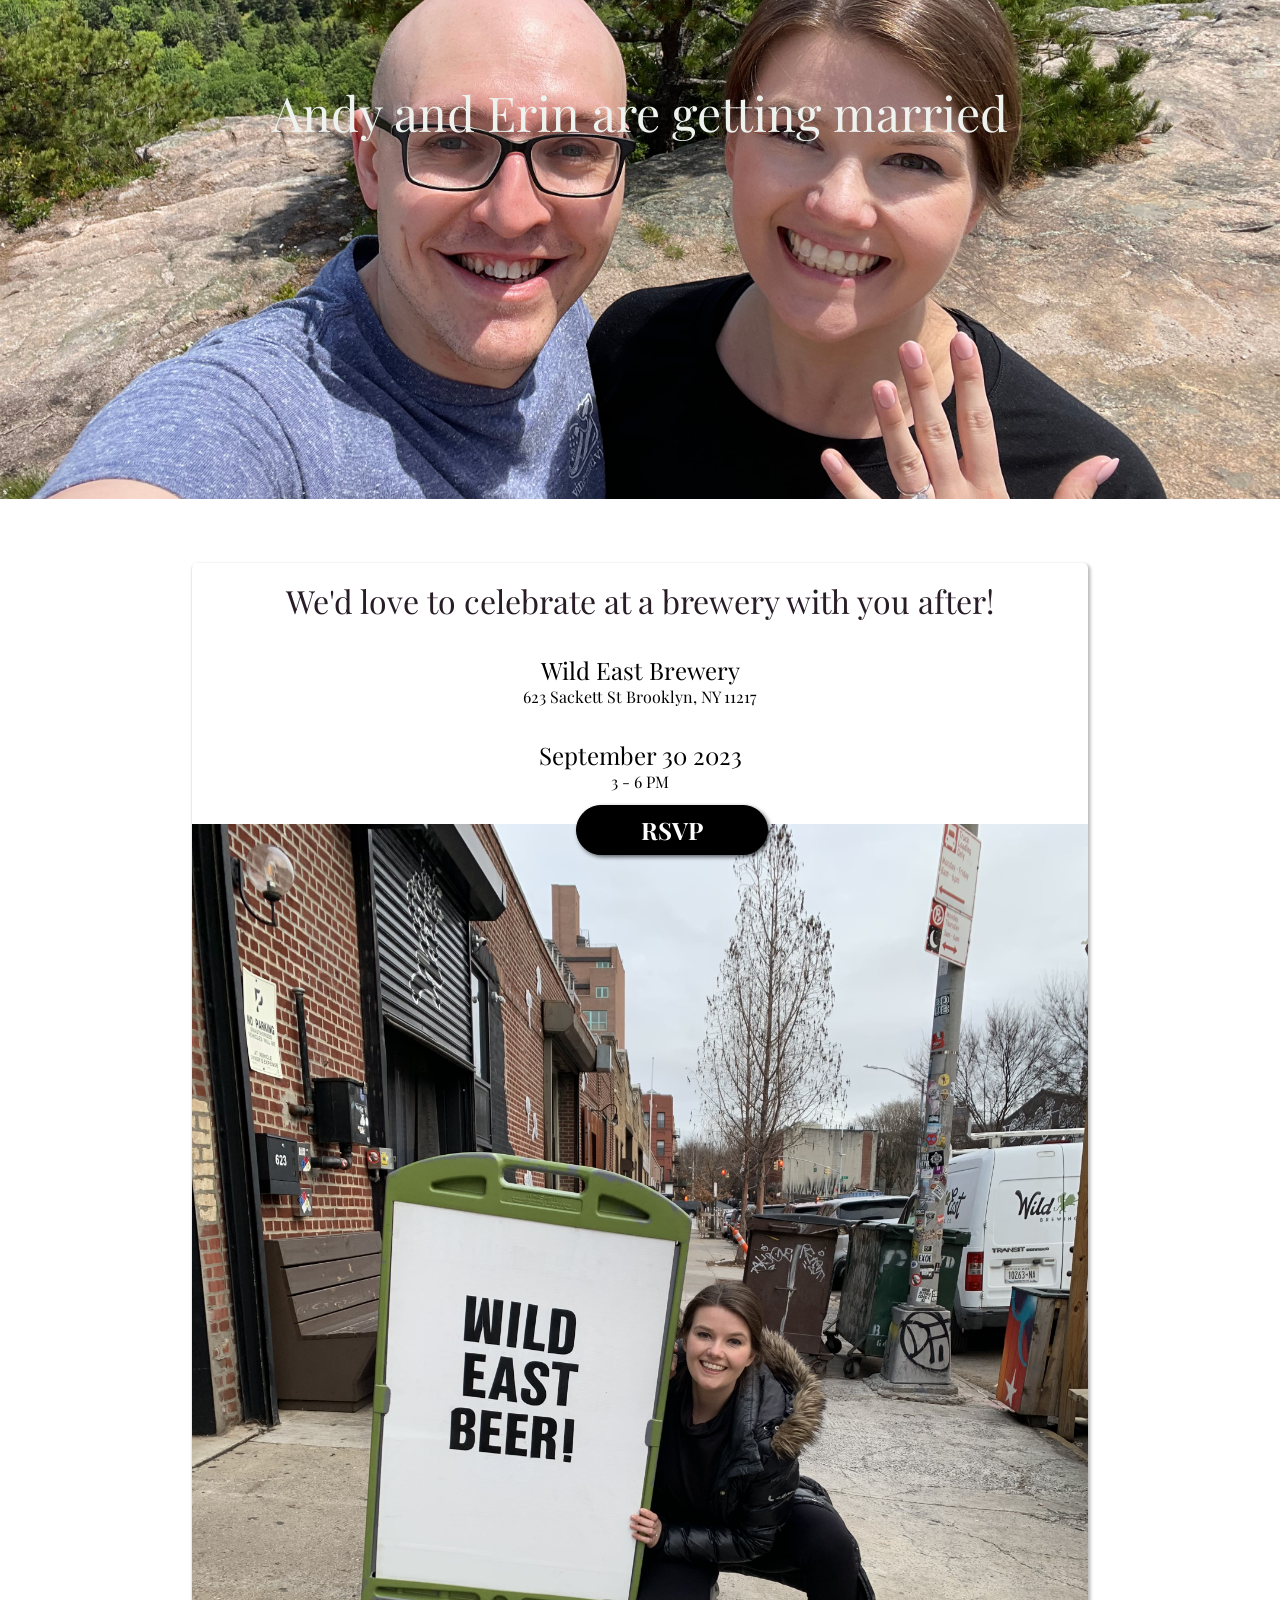
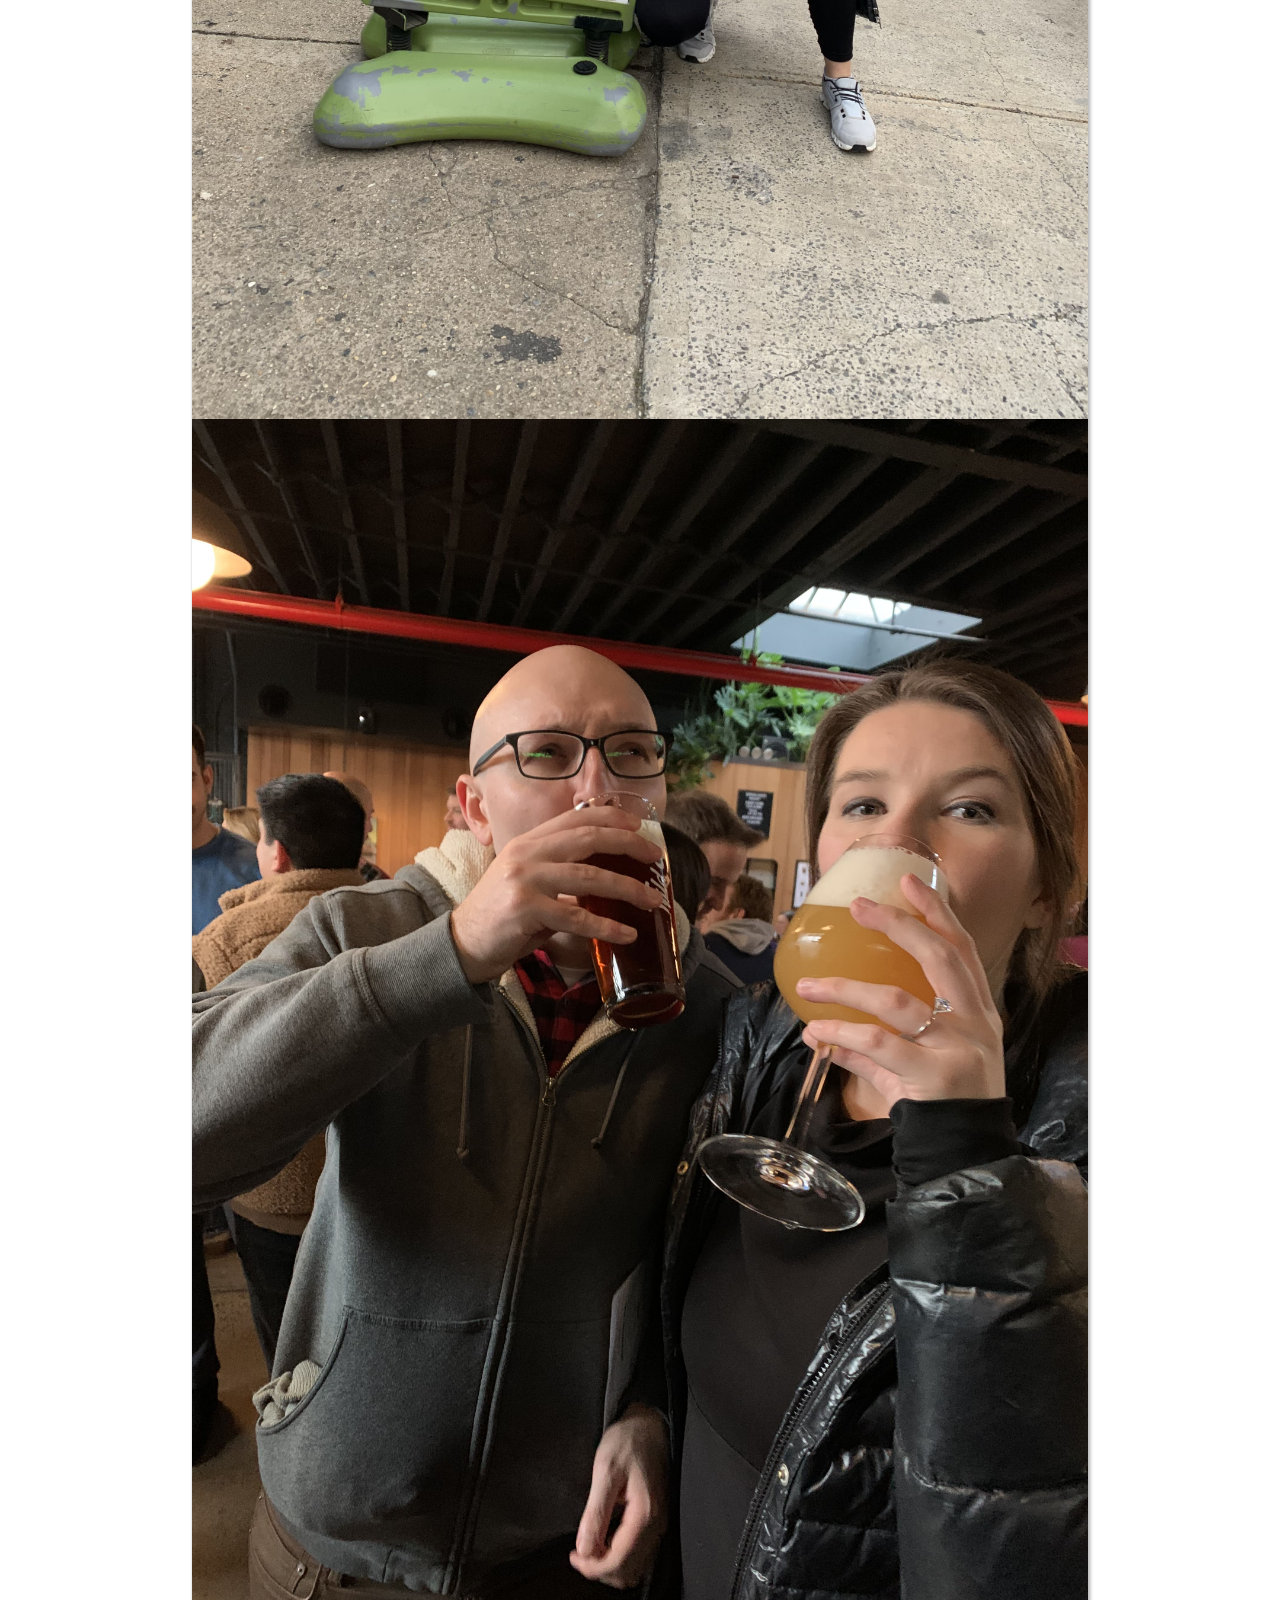
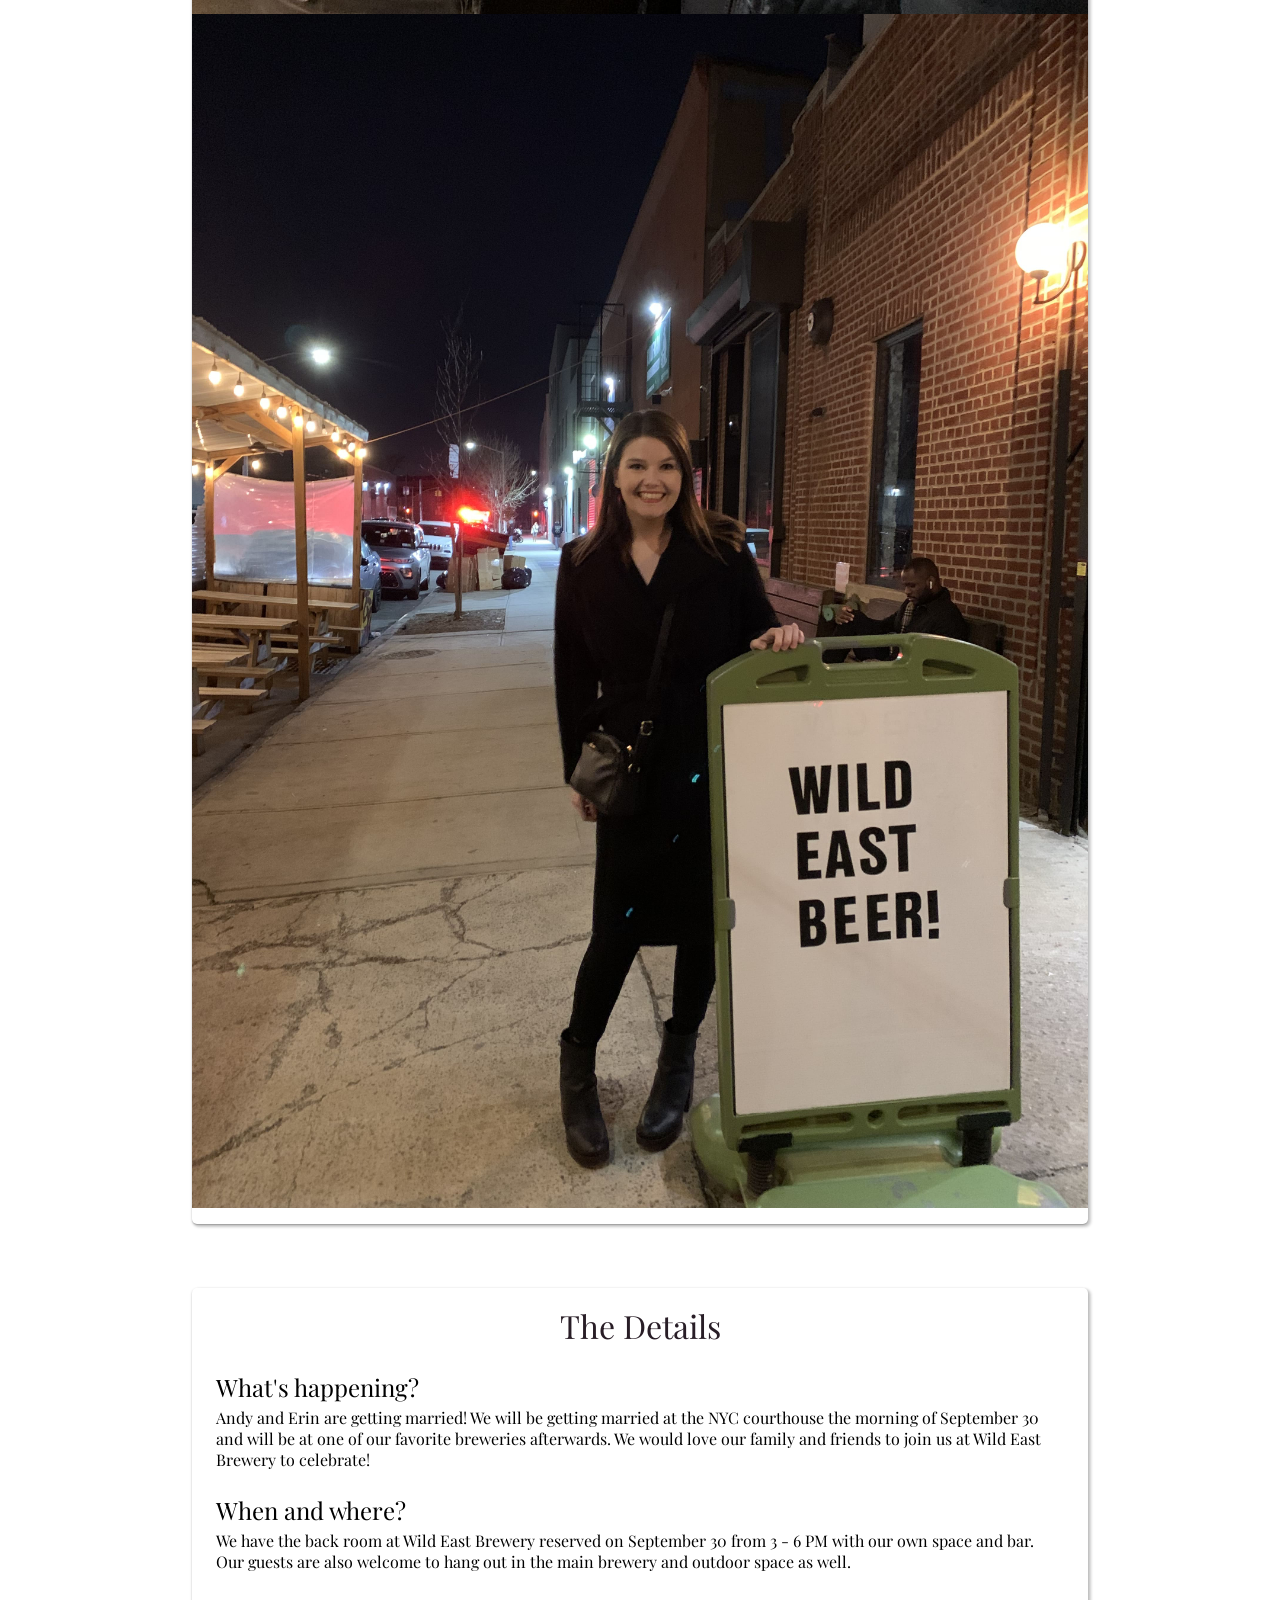
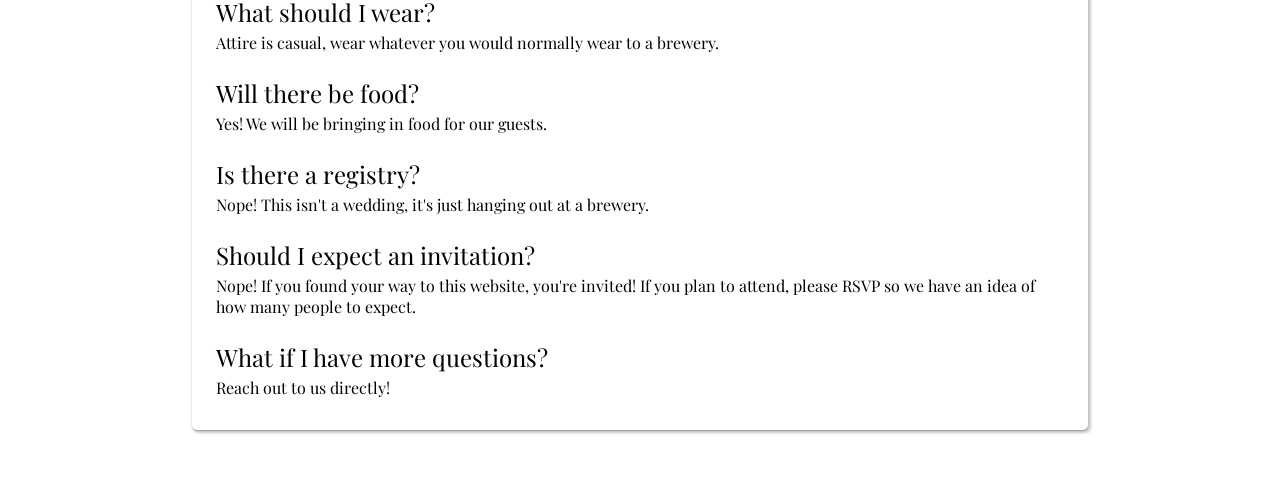
<file: index.html>
<!DOCTYPE html>
<html lang="en">
  <head>
    <meta charset="utf-8" />
    <meta name="viewport" content="width=device-width, initial-scale=1" />
    <title>Andy and Erin's Wedding</title>
    <script src="/index.js" type="text/javascript"></script>
    <link rel="stylesheet" href="globals.css" />
    <link rel="stylesheet" href="page.css" />
    <link rel="stylesheet" href="text.css" />
    <link rel="stylesheet" href="toast.css" />
    <link rel="preconnect" href="https://fonts.googleapis.com" />
    <link rel="preconnect" href="https://fonts.gstatic.com" crossorigin />
    <link
      href="https://fonts.googleapis.com/css2?family=Playfair+Display:wght@400;700&display=swap"
      rel="stylesheet"
    />
  </head>
  <body>
    <main class="main">
      <div class="hero">
        <div class="heroTitle" style="text-align: center">
          Andy and Erin are getting married
        </div>
        <img
          class="heroImage"
          src="assets/hero.jpg"
          alt="A+E engagment Hero Image"
          width="3537"
          height="1443"
        />
      </div>

      <div class="flex">
        <div class="section">
          <div class="h2" style="text-align: center">
            We&apos;d love to celebrate at a brewery with you after!
          </div>
          <div class="detailsList">
            <div class="h3" style="text-align: center; padding-top: 32px">
              Wild East Brewery
            </div>
            <div class="h4" style="text-align: center">
              623 Sackett St Brooklyn, NY 11217
            </div>
            <div class="h3" style="text-align: center; padding-top: 32px">
              September 30 2023
            </div>
            <div class="h4" style="text-align: center">3 - 6 PM</div>
          </div>
          <div class="flexImages">
            <img src="assets/wild_east1.jpg" class="inlineImage" />
            <img src="assets/wild_east2.jpg" class="inlineImage" />
            <img src="assets/wild_east3.jpg" class="inlineImage" />
          </div>
        </div>

        <div class="section" id="faq" style="min-width: 20vw">
          <div class="h2" style="margin-bottom: 16px">The Details</div>
          <div class="h3">What&apos;s happening?</div>
          <div class="question_answer">
            Andy and Erin are getting married! We will be getting married at the
            NYC courthouse the morning of September 30 and will be at one of our
            favorite breweries afterwards. We would love our family and friends
            to join us at Wild East Brewery to celebrate!
          </div>

          <div class="h3">When and where?</div>
          <div class="question_answer">
            We have the back room at Wild East Brewery reserved on September 30
            from 3 - 6 PM with our own space and bar. Our guests are also
            welcome to hang out in the main brewery and outdoor space as well.
          </div>

          <div class="h3">What should I wear?</div>
          <div class="question_answer">
            Attire is casual, wear whatever you would normally wear to a
            brewery.
          </div>

          <div class="h3">Will there be food?</div>
          <div class="question_answer">
            Yes! We will be bringing in food for our guests.
          </div>

          <div class="h3">Is there a registry?</div>
          <div class="question_answer">
            Nope! This isn&apos;t a wedding, it&apos;s just hanging out at a
            brewery.
          </div>

          <div class="h3">Should I expect an invitation?</div>
          <div class="question_answer">
            Nope! If you found your way to this website, you&apos;re invited! If
            you plan to attend, please RSVP so we have an idea of how many
            people to expect.
          </div>

          <div class="h3">What if I have more questions?</div>
          <div class="question_answer">Reach out to us directly!</div>
        </div>
      </div>
    </main>
    <div class="rsvpModal">
      <div class="rsvpModalClose">
        <img src="/assets/close_icon.svg" height="20px" />
      </div>
      <div class="h2">We hope to see you!</div>
      <form
        action="https://6gqqmxziwcgub7wyypt423mzui0ssrow.lambda-url.us-east-1.on.aws/"
        method="PUT"
        class="detailsList"
        id="rsvp"
      >
        <div
          style="
            display: flex;
            flex-direction: row;
            align-items: end;
            justify-content: center;
            padding: 20px 0px;
          "
        >
          <div style="display: flex; flex-direction: row; align-items: end">
            <div>
              <div class="h3 rsvpText">Joyfully accept</div>
              <input
                name="rsvp_status"
                type="radio"
                class="radioButton"
                value="accept"
              />
            </div>
            <div>
              <div class="h3 rsvpText">Regretfully decline</div>
              <input
                name="rsvp_status"
                type="radio"
                class="radioButton"
                value="decline"
              />
            </div>
          </div>
        </div>
        <div class="h3">Guest 1:</div>
        <div class="inputRow">
          <input name="first_name_p1" placeholder="First name" />
          <input name="last_name_p1" placeholder="Last name" />
        </div>
        <div class="h3">Guest 2:</div>
        <div class="inputRow">
          <input name="first_name_p2" placeholder="First name" />
          <input name="last_name_p2" placeholder="Last name" />
        </div>
        <div class="h3">Email and mailing address:</div>
        <div class="inputRow">
          <input name="email" placeholder="Email address" type="email" />
          <input name="address" placeholder="Mailing address" />
        </div>
        <div class="inputRow">
          <input
            type="submit"
            value="Submit"
            class="rsvpModalSubmit"
            type="submit"
          />
        </div>
      </form>
    </div>
    <button class="hoverButton">RSVP</button>
    <div class="toast" id="toast">
      <div class="toast-body"></div>
    </div>
  </body>
</html>
</file>
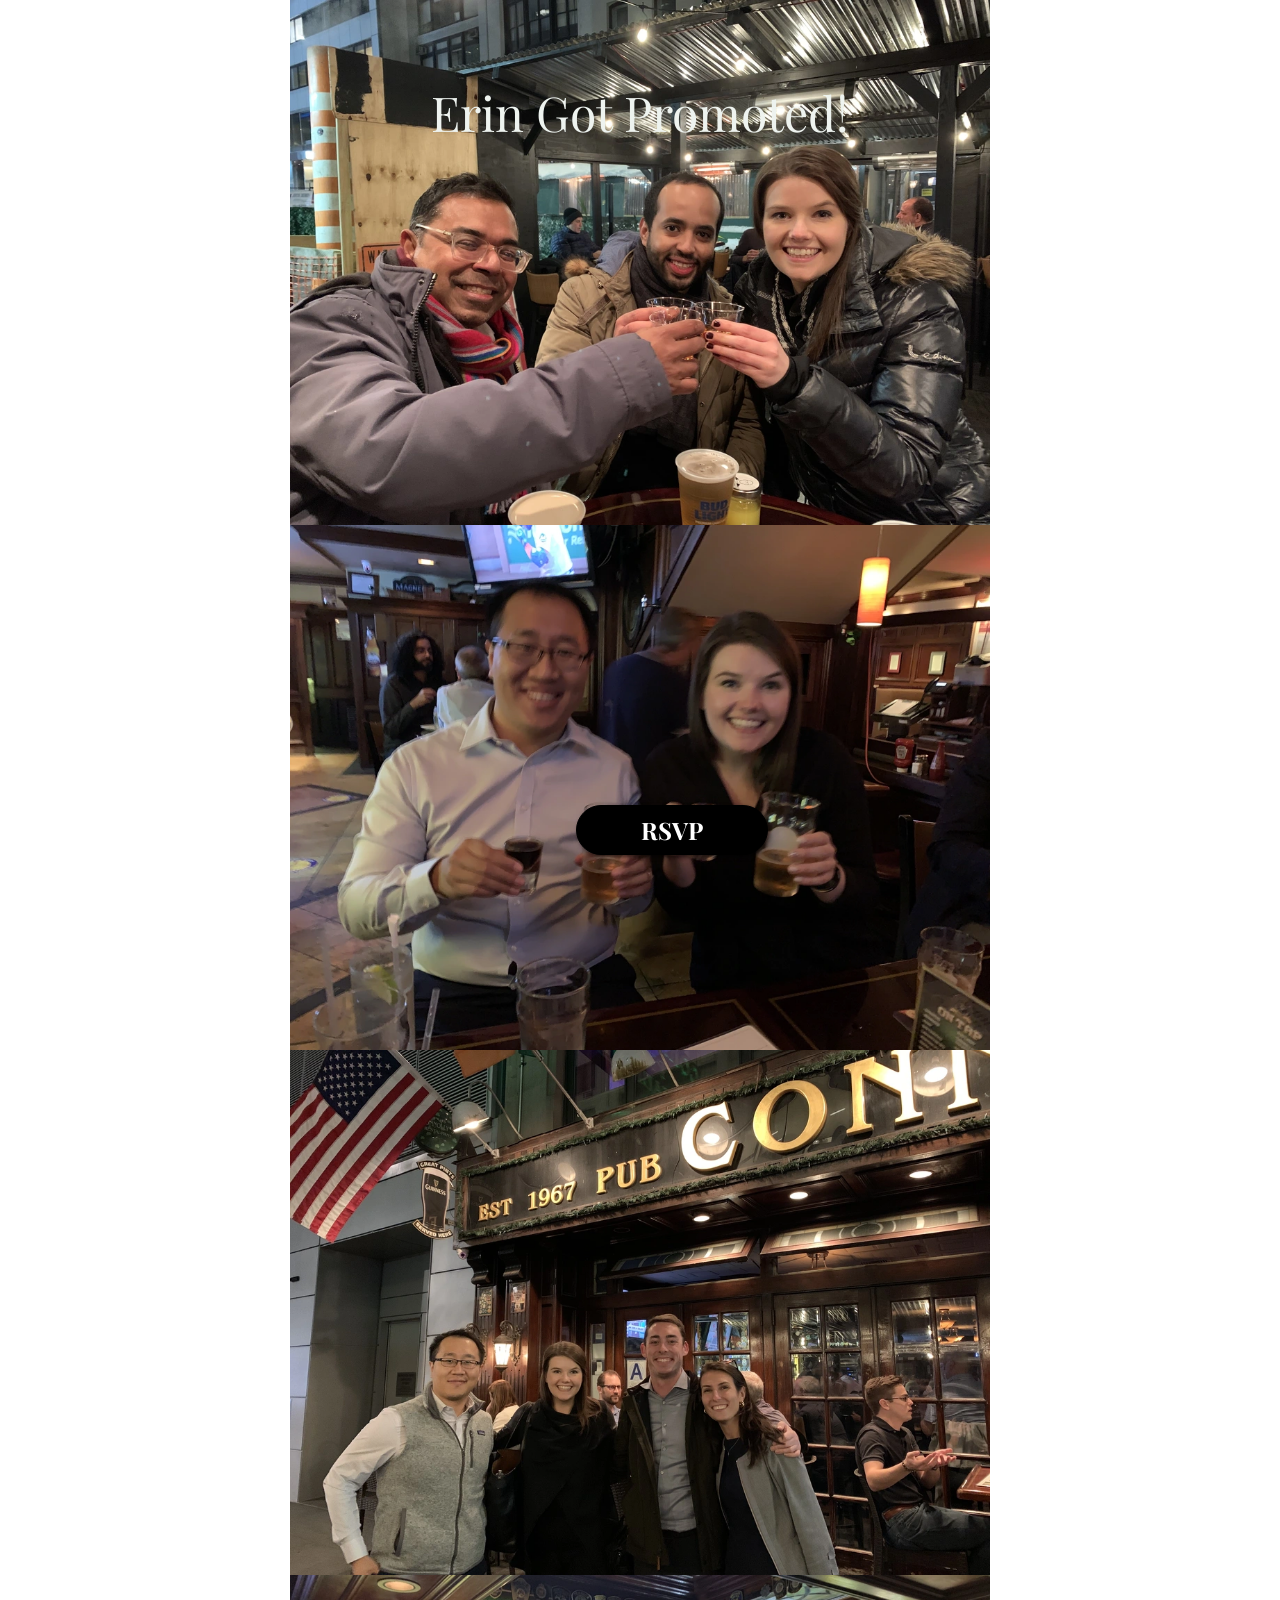
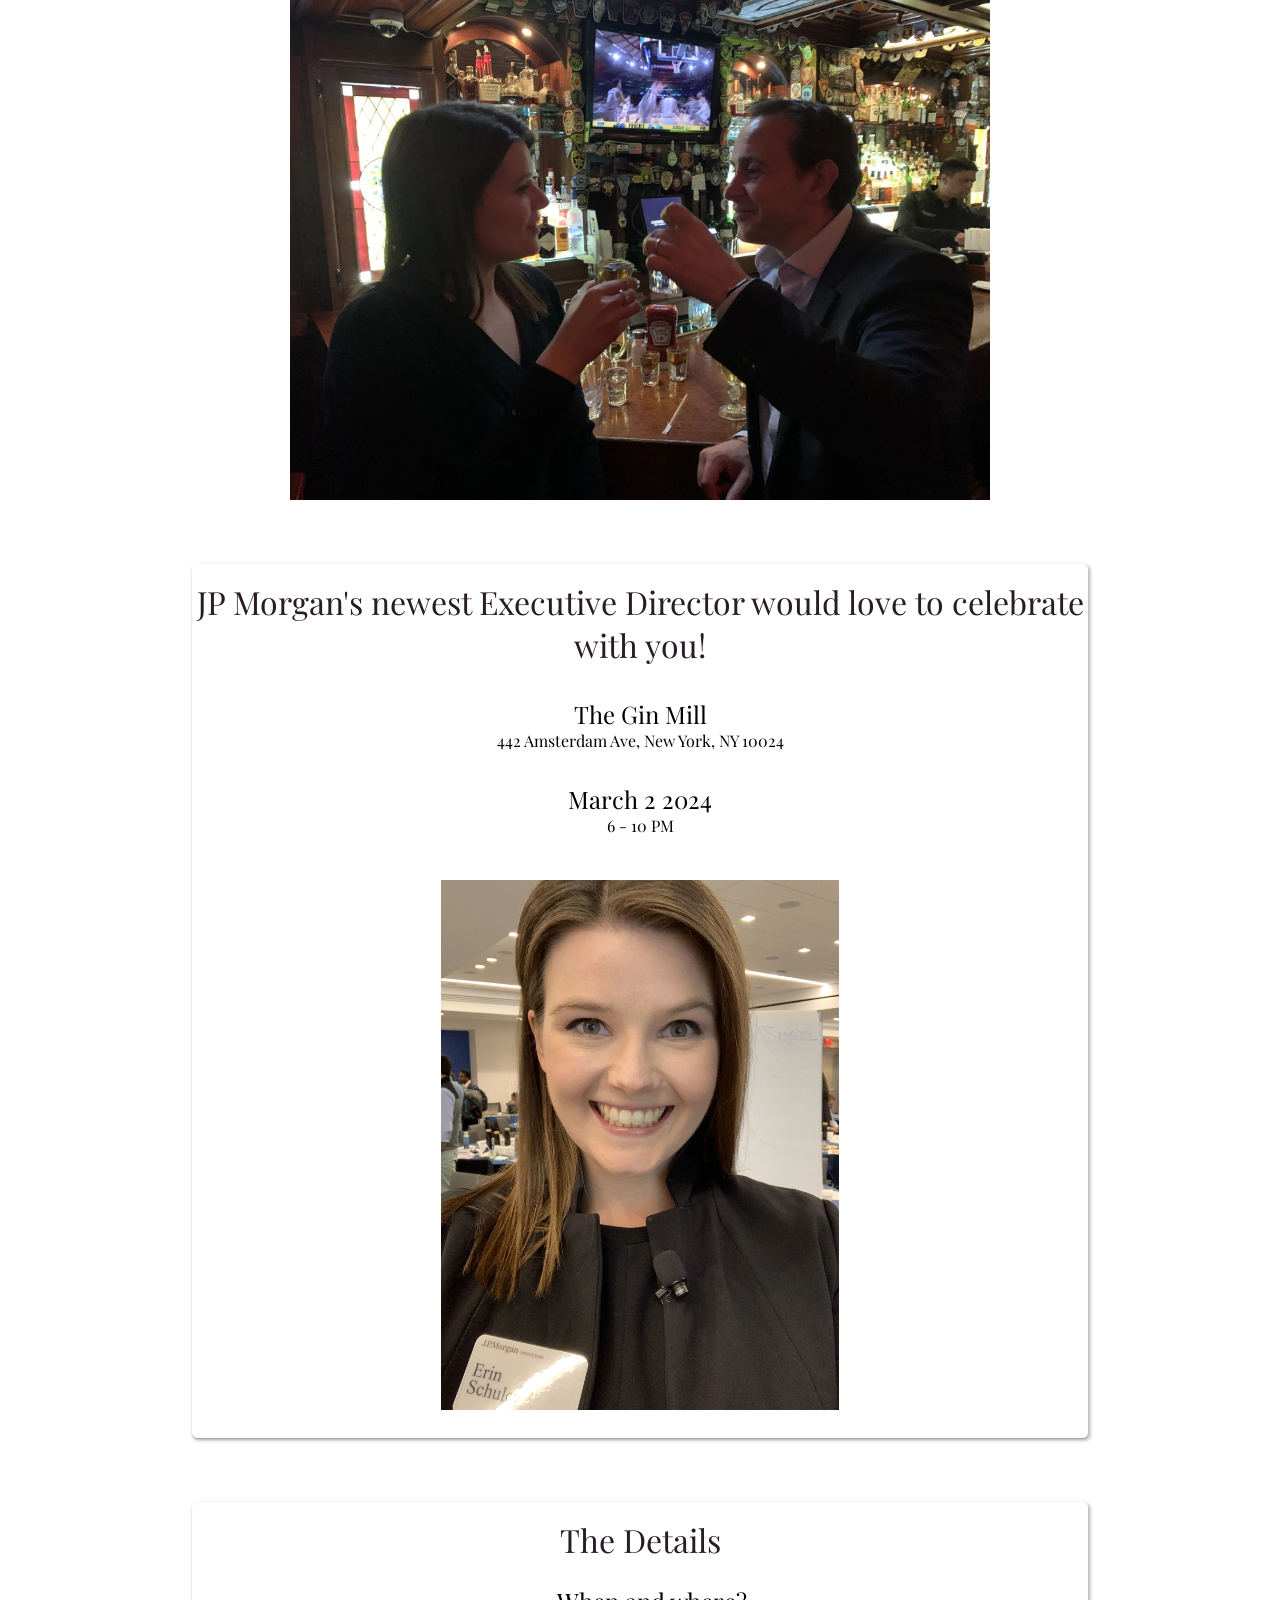
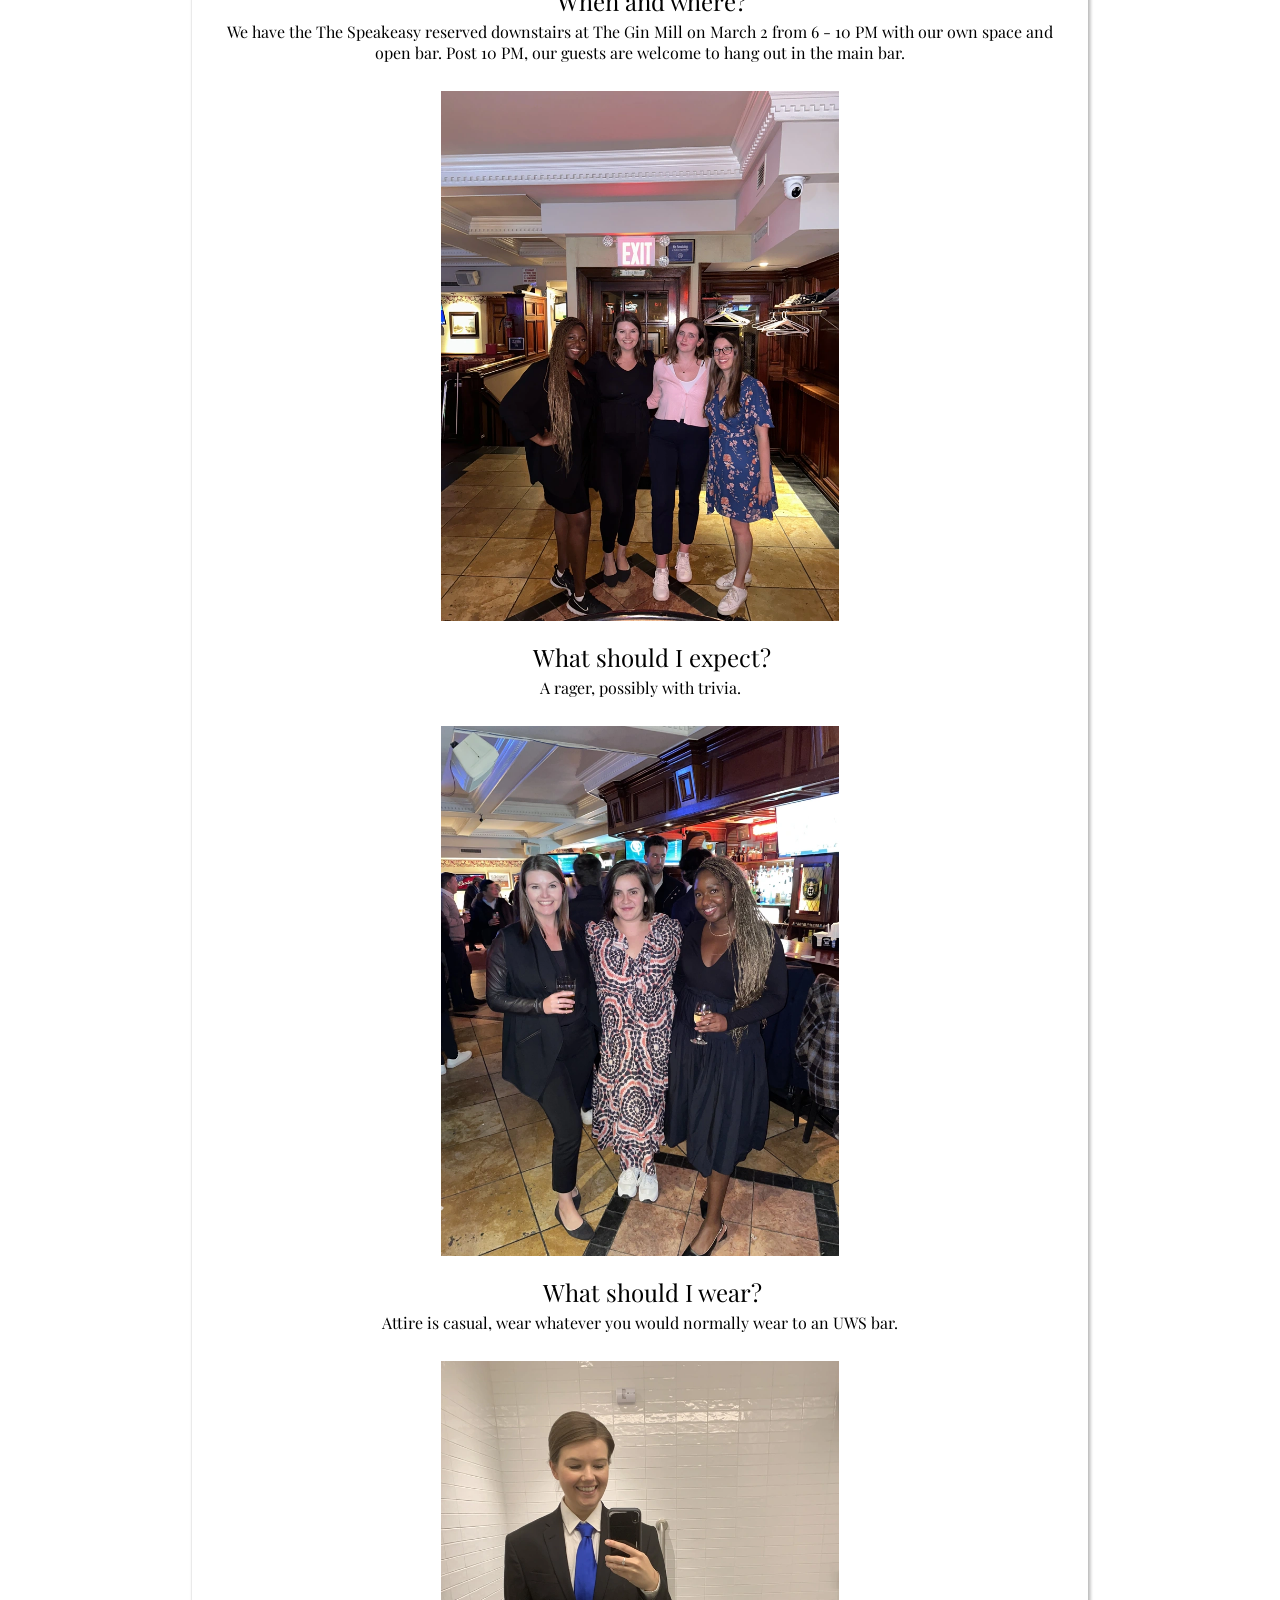
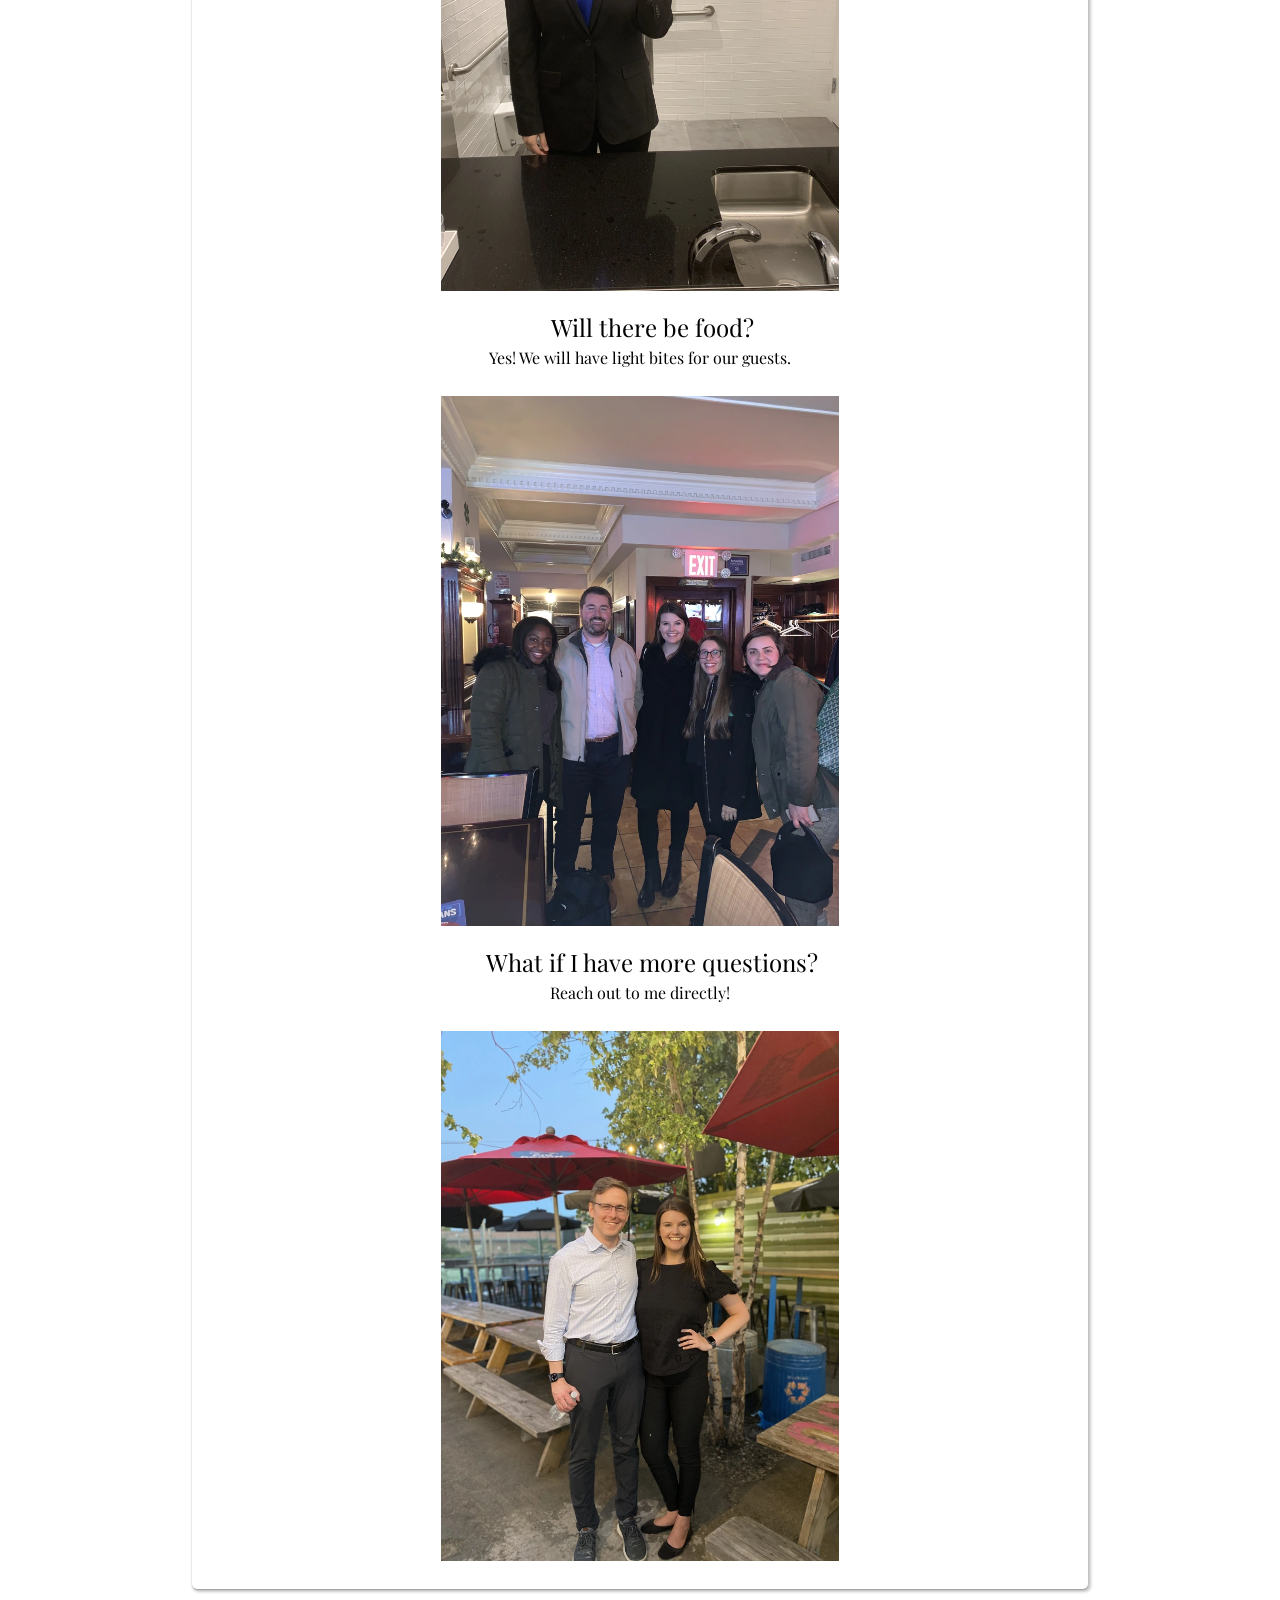
<file: promotion-party/index.html>
<!DOCTYPE html>
<html lang="en">
  <head>
    <meta charset="utf-8" />
    <meta name="viewport" content="width=device-width, initial-scale=1" />
    <meta name="description" content="Erin's promotion party" />
    <title>Erin's Promotion Party</title>
    <script src="index.js" type="text/javascript"></script>
    <link rel="stylesheet" href="globals.css" />
    <link rel="stylesheet" href="page.css" />
    <link rel="stylesheet" href="text.css" />
    <link rel="stylesheet" href="toast.css" />
    <link rel="preconnect" href="https://fonts.googleapis.com" />
    <link rel="preconnect" href="https://fonts.gstatic.com" crossorigin />
    <link
      href="https://fonts.googleapis.com/css2?family=Playfair+Display:wght@400;700&display=swap"
      rel="stylesheet"
    />
  </head>
  <body>
    <main class="main">
      <div class="hero">
        <div class="heroTitle" style="text-align: center">
          Erin Got Promoted!
        </div>
        <img class="heroImage" src="assets/horizontal/h_1.webp" alt="h_1" />
        <img class="heroImage" src="assets/horizontal/h_3.webp" alt="h_3" />
        <img class="heroImage" src="assets/horizontal/h_4.webp" alt="h_4" />
        <img class="heroImage" src="assets/horizontal/h_5.webp" alt="h_5" />
      </div>

      <div class="flex">
        <div class="section">
          <div class="h2" style="text-align: center">
            JP Morgan's newest Executive Director would love to celebrate with
            you!
          </div>
          <div class="detailsList">
            <div class="h3" style="text-align: center; padding-top: 32px">
              The Gin Mill
            </div>
            <div class="h4" style="text-align: center">
              442 Amsterdam Ave, New York, NY 10024
            </div>
            <div class="h3" style="text-align: center; padding-top: 32px">
              March 2 2024
            </div>
            <div class="h4" style="text-align: center">6 - 10 PM</div>
          </div>
          <img
            class="inlineImage"
            src="assets/vertical/v_selfie.webp"
            alt="v_1"
          />
        </div>

        <div class="section" id="faq" style="min-width: 20vw">
          <div class="h2" style="margin-bottom: 16px">The Details</div>

          <div class="h3">When and where?</div>
          <div class="question_answer">
            We have the The Speakeasy reserved downstairs at The Gin Mill on
            March 2 from 6 - 10 PM with our own space and open bar. Post 10 PM,
            our guests are welcome to hang out in the main bar.
          </div>

          <img class="inlineImage" src="assets/vertical/v_1.webp" alt="v_1" />

          <div class="h3">What should I expect?</div>
          <div class="question_answer">
            A rager, possibly with
            <a
              href="https://docs.google.com/presentation/d/1L0BG03xTTNZNyoyJ_YMFckYNuGDoI_SISjhJq6v3h54/edit?usp=sharing"
              >trivia</a
            >.
          </div>

          <img class="inlineImage" src="assets/vertical/v_5.webp" alt="v_3" />

          <div class="h3">What should I wear?</div>
          <div class="question_answer">
            Attire is casual, wear whatever you would normally wear to an UWS
            bar.
          </div>

          <img class="inlineImage" src="assets/vertical/v_6.webp" alt="v_2" />

          <div class="h3">Will there be food?</div>
          <div class="question_answer">
            Yes! We will have light bites for our guests.
          </div>

          <img class="inlineImage" src="assets/vertical/v_4.webp" alt="v_4" />

          <div class="h3">What if I have more questions?</div>
          <div class="question_answer">Reach out to me directly!</div>

          <img class="inlineImage" src="assets/vertical/v_3.webp" alt="v_5" />
        </div>
      </div>
    </main>
    <div class="rsvpModal">
      <div class="rsvpModalClose">
        <img src="assets/close_icon.svg" height="20px" />
      </div>
      <div class="h2">We hope to see you!</div>
      <form
        action="https://6gqqmxziwcgub7wyypt423mzui0ssrow.lambda-url.us-east-1.on.aws/"
        method="PUT"
        class="detailsList"
        id="rsvp"
      >
        <div
          style="
            display: flex;
            flex-direction: row;
            align-items: end;
            justify-content: center;
            padding: 20px 0px;
          "
        >
          <div style="display: flex; flex-direction: row; align-items: end">
            <div>
              <div class="h3 rsvpText">Joyfully accept</div>
              <input
                name="rsvp_status"
                type="radio"
                class="radioButton"
                value="accept"
              />
            </div>
            <div>
              <div class="h3 rsvpText">Regretfully decline</div>
              <input
                name="rsvp_status"
                type="radio"
                class="radioButton"
                value="decline"
              />
            </div>
          </div>
        </div>
        <div class="h3">Guest 1:</div>
        <div class="inputRow">
          <input name="first_name_p1" placeholder="First name" />
          <input name="last_name_p1" placeholder="Last name" />
        </div>
        <div class="h3">Guest 2:</div>
        <div class="inputRow">
          <input name="first_name_p2" placeholder="First name" />
          <input name="last_name_p2" placeholder="Last name" />
        </div>
        <div class="h3">Email:</div>
        <div class="inputRow">
          <input name="email" placeholder="Email address" />
        </div>
        <div class="inputRow">
          <input
            type="submit"
            value="Submit"
            class="rsvpModalSubmit"
            type="submit"
          />
        </div>
      </form>
    </div>
    <button class="hoverButton">RSVP</button>
    <div class="toast" id="toast">
      <div class="toast-body"></div>
    </div>
  </body>
</html>
</file>
<file: globals.css>
:root {
  --max-width: 1100px;
  --border-radius: 12px;
  --foreground-rgb: 0, 0, 0;
}

* {
  box-sizing: border-box;
  padding: 0;
  margin: 0;
  font-family: "Playfair Display", serif;
}

html,
body {
  max-width: 100vw;
  overflow-x: hidden;
  font-family: "Playfair Display", serif;
  -webkit-font-smoothing: antialiased;
  -moz-osx-font-smoothing: grayscale;
}

body {
  color: rgb(var(--foreground-rgb));
}

a {
  color: inherit;
  text-decoration: none;
}

p {
  font-size: 12px;
}
</file>
<file: page.css>
.main {
  display: flex;
  flex-direction: column;
  justify-content: space-between;
  align-items: center;
  min-height: 100vh;
}

.inputRow {
  display: flex;
  flex-direction: row;
  justify-content: left;
  margin-top: 16px;
}

.detailsList {
  display: flex;
  flex-direction: column;
  justify-content: left;
  padding: 0px 0px 32px 0px;
}

.rsvpModal .detailsList {
  display: flex;
  flex-direction: column;
  justify-content: left;
  padding: 0px 0px 32px 0px;
  width: 900px;
}

.embed {
  width: 80%;
  height: 80%;
  min-width: 480px;
  min-height: 480px;
}

.flex {
  display: flex;
  flex-direction: row;
  justify-content: space-between;
  align-items: baseline;
  min-height: calc(61vh);
  width: 100vw;
}

.heroImage {
  position: sticky;
  top: 0;
  width: 100vw;
  height: 39vw;
  display: flex;
  justify-content: center;
  align-items: center;
  object-fit: cover;
}

.heroTitle {
  position: absolute;
  top: 5rem;
  left: 0;
  right: 0;
  margin-left: auto;
  margin-right: auto;
  max-width: fit-content;
  z-index: 1;
  font-size: 3rem;
  color: #eef3ef;
}

.section {
  margin: 64px 32px 0px 32px;
  padding: 16px 0px;
  display: flex;
  flex-direction: column;
  justify-content: center;
  align-items: center;
  border-radius: 5px;
  box-shadow: 2px 2px 3px 1px rgba(0, 0, 0, 0.2),
    0px 1px 1px 0px rgba(0, 0, 0, 0.14), 0px 1px 3px 0px rgba(0, 0, 0, 0.12);
}

.section:last-of-type {
  margin: 64px 32px;
}

button {
  height: min-content;
  width: min-content;
  background-color: black;
  color: white;
  font-size: 24px;
  font-weight: 700;
  padding: 16px 32px;
  border: 1px solid black;
  outline: none;
  box-shadow: 2px 2px 4px rgba(0, 0, 0, 0.6);
  transition: background-color 0.3s;
}

.hoverButton {
  position: fixed;
  bottom: 5%;
  left: calc(50% - 64px);
  cursor: pointer;
  border-radius: 32px;
  padding: 8px 64px;
}

.rsvpModal {
  padding-top: 24px;
  padding-left: 32px;
  padding-right: 32px;
  display: none;
  position: fixed;
  bottom: 0;
  max-height: 40%;
  max-width: 900px;
  left: calc(50% - 450px);
  z-index: 2;
  background-color: white;
  box-shadow: 0px 1px 10px 2px #ccc;
}

.rsvpModalClose {
  max-height: 20px;
  max-width: 20px;
  position: absolute;
  right: 50px;
  cursor: pointer;
}

.rsvpModalSubmit {
  color: white;
  font-size: 16px;
  font-weight: 700;
  background-color: black;
  border: 1px solid black;
  margin-left: auto;
  margin-right: auto;
}

input {
  min-height: 40px;
  width: 40%;
  max-width: 400px;
  border: none;
  border-bottom: solid lightgray;
  margin-right: 16px;
  accent-color: black;
}

input::last-of-type {
  margin-right: 0px;
}

.inlineImage {
  width: 33%;
}

.radioButton {
  min-height: 10px;
  height: 20px;
  width: 48px;
  margin-bottom: auto;
  margin-top: 16px;
}

.rsvpText {
  padding-right: 48px;
}

/* Enable hover only on non-touch devices */
@media (hover: hover) and (pointer: fine) {
  .card:hover {
    background: rgba(var(--card-rgb), 0.1);
    border: 1px solid rgba(var(--card-border-rgb), 0.15);
  }

  .card:hover span {
    transform: translateX(4px);
  }
}

/* Mobile */
@media (max-width: 700px) {
  .flex {
    display: flex;
    flex-direction: column;
    justify-content: space-between;
    align-items: center;
    min-height: 100vh;
    width: 100vw;
  }

  .heroImage {
    position: sticky;
    top: 0;
    width: 100vw;
    height: 56.25vw;
    display: flex;
    justify-content: center;
    align-items: center;
  }

  .section {
    margin: 64px 8px 0px 8px;
    padding: 16px 0px;
    display: flex;
    flex-direction: column;
    justify-content: center;
    align-items: center;
    border-radius: 5px;
    box-shadow: 2px 2px 3px 1px rgba(0, 0, 0, 0.2),
      0px 1px 1px 0px rgba(0, 0, 0, 0.14), 0px 1px 3px 0px rgba(0, 0, 0, 0.12);
  }

  .section:last-of-type {
    margin: 64px 8px;
  }

  .embed {
    width: 80%;
    height: 80%;
    min-width: 360px;
    min-height: 360px;
  }

  .hoverButton {
    bottom: 0;
    padding: 16px 32px;
  }

  .rsvpModal {
    padding-top: 24px;
    padding-left: 32px;
    padding-right: 32px;
    display: none;
    position: fixed;
    bottom: 0;
    max-height: 80%;
    left: 0;
    width: 100vw;
    z-index: 2;
    background-color: white;
    box-shadow: 0px 10px 10px 10px #ccc, 0px 10px 10px 10px #ccc;
    overflow-y: scroll;
  }

  .rsvpModalClose {
    max-height: 20px;
    max-width: 20px;
    position: absolute;
    right: 50px;
    cursor: pointer;
  }

  .rsvpModalSubmit {
    color: white;
    font-size: 16px;
    font-weight: 700;
    background-color: black;
    border: 1px solid black;
    margin-left: auto;
  }

  .rsvpModal .detailsList {
    display: flex;
    flex-direction: column;
    justify-content: left;
    padding: 0px 0px 24px 0px;
    width: 100%;
  }

  .rsvpModal .inputRow {
    margin-top: 8px;
    margin-bottom: 16px;
  }

  .rsvpModal .inputRow:last-of-type {
    margin-top: 8px;
    margin-bottom: 0;
  }

  .flexImages {
    display: flex;
    flex-direction: column;
  }
  .flexImages .inlineImage {
    width: 100%;
  }

  .radioButton {
    min-height: 10px;
    height: 20px;
    width: 48px;
    margin-bottom: 0;
    margin-left: 16px;
    margin-top: 16px;
  }

  .rsvpText {
    padding-right: 0px;
  }
}

/* Tablet and Smaller Desktop */
@media (min-width: 701px) and (max-width: 1280px) {
  .flex {
    display: flex;
    flex-direction: column;
    justify-content: space-between;
    align-items: center;
    min-height: 100vh;
    min-width: 100vw;
  }

  .section {
    margin: 64px 8px 0px 8px;
    padding: 16px 0px;
    display: flex;
    flex-direction: column;
    justify-content: center;
    align-items: center;
    border-radius: 5px;
    box-shadow: 2px 2px 3px 1px rgba(0, 0, 0, 0.2),
      0px 1px 1px 0px rgba(0, 0, 0, 0.14), 0px 1px 3px 0px rgba(0, 0, 0, 0.12);
    width: 80%;
    max-width: 70%;
  }

  .section:last-of-type {
    margin: 64px 8px;
  }

  .flexImages {
    display: flex;
    flex-direction: column;
  }
  .flexImages .inlineImage {
    width: 100%;
  }

  .radioButton {
    min-height: 10px;
    height: 20px;
    width: 48px;
    margin-bottom: auto;
    margin-top: 16px;
  }
  .rsvpText {
    padding-right: 48px;
  }
}
</file>
<file: text.css>
.h1 {
  font-size: 48px;
  color: #281d26;
  font-family: "Playfair Display", serif;
}

.h2 {
  font-size: 32px;
  color: #281d26;
}

.h3 {
  font-size: 24px;
  padding-top: 8px;
}

.h4 {
  font-size: 16px;
}

.h4-inline {
  font-size: 16px;
  padding-top: 4px;
  font-family: "Playfair Display", serif;
}

.question_answer {
  font-size: 16px;
  margin: 0px 24px;
  padding-top: 4px;
}

#faq .h3 {
  text-align: left;
  align-self: baseline;
  margin-left: 24px;
}

#faq .question_answer {
  text-align: left;
  align-self: baseline;
  margin-bottom: 16px;
}
</file>
<file: toast.css>
.toast {
  position: fixed;
  bottom: 0;
  right: 0;
  transform: translateY(100%);
  opacity: 0;
  transition: opacity 500ms, transform 500ms;
}

.toast.visible {
  transform: translateY(0);
  opacity: 1;
}

.toast-body {
  margin: 28px;
  padding: 20px 24px;
  background-color: black;
  color: white;
  border-radius: 4px;
}
</file>
<file: promotion-party/globals.css>
:root {
  --max-width: 1100px;
  --border-radius: 12px;
  --foreground-rgb: 0, 0, 0;
}

* {
  box-sizing: border-box;
  padding: 0;
  margin: 0;
  font-family: "Playfair Display", serif;
}

html,
body {
  max-width: 100vw;
  overflow-x: hidden;
  font-family: "Playfair Display", serif;
  -webkit-font-smoothing: antialiased;
  -moz-osx-font-smoothing: grayscale;
}

body {
  color: rgb(var(--foreground-rgb));
}

a {
  color: inherit;
  text-decoration: none;
}

p {
  font-size: 12px;
}
</file>
<file: promotion-party/page.css>
.main {
  display: flex;
  flex-direction: column;
  justify-content: space-between;
  align-items: center;
  min-height: 100vh;
}

.inputRow {
  display: flex;
  flex-direction: row;
  justify-content: left;
  margin-top: 16px;
}

.detailsList {
  display: flex;
  flex-direction: column;
  justify-content: left;
  padding: 0px 0px 32px 0px;
}

.rsvpModal .detailsList {
  display: flex;
  flex-direction: column;
  justify-content: left;
  padding: 0px 0px 32px 0px;
  width: 900px;
}

.flex {
  display: flex;
  flex-direction: column;
  justify-content: space-between;
  align-items: center;
  min-height: 100vh;
  width: 100vw;
}

.hero {
  display: flex;
  flex-wrap: wrap;
  width: 100%;
  justify-content: space-around;
}

.heroImage {
  flex-grow: 1;
  width: 250px;
  max-width: 700px;
}

.heroTitle {
  position: absolute;
  top: 5rem;
  left: 0;
  right: 0;
  margin-left: auto;
  margin-right: auto;
  max-width: fit-content;
  z-index: 1;
  font-size: 3rem;
  color: #eef3ef;
}

.section {
  margin: 64px 32px 0px 32px;
  padding: 16px 0px;
  display: flex;
  flex-direction: column;
  justify-content: center;
  align-items: center;
  border-radius: 5px;
  box-shadow: 2px 2px 3px 1px rgba(0, 0, 0, 0.2),
    0px 1px 1px 0px rgba(0, 0, 0, 0.14), 0px 1px 3px 0px rgba(0, 0, 0, 0.12);
  text-align: center;
  max-width: 900px;
}

.section:last-of-type {
  margin: 64px 32px;
}

button {
  height: min-content;
  width: min-content;
  background-color: black;
  color: white;
  font-size: 24px;
  font-weight: 700;
  padding: 16px 32px;
  border: 1px solid black;
  outline: none;
  box-shadow: 2px 2px 4px rgba(0, 0, 0, 0.6);
  transition: background-color 0.3s;
}

.hoverButton {
  position: fixed;
  bottom: 5%;
  left: calc(50% - 64px);
  cursor: pointer;
  border-radius: 32px;
  padding: 8px 64px;
}

.rsvpModal {
  padding-top: 24px;
  padding-left: 32px;
  padding-right: 32px;
  display: none;
  position: fixed;
  bottom: 0;
  max-height: 45%;
  max-width: 900px;
  left: calc(50% - 450px);
  z-index: 2;
  background-color: white;
  box-shadow: 0px 1px 10px 2px #ccc;
}

.rsvpModalClose {
  max-height: 20px;
  max-width: 20px;
  position: absolute;
  right: 50px;
  cursor: pointer;
}

.rsvpModalSubmit {
  color: white;
  font-size: 16px;
  font-weight: 700;
  background-color: black;
  border: 1px solid black;
  margin-left: auto;
  margin-right: auto;
}

input {
  min-height: 40px;
  width: 40%;
  max-width: 400px;
  border: none;
  border-bottom: solid lightgray;
  margin-right: 16px;
  accent-color: black;
}

input::last-of-type {
  margin-right: 0px;
}

.inlineImage {
  max-height: 554px;
  padding: 12px 12px;
}

.radioButton {
  min-height: 10px;
  height: 20px;
  width: 48px;
  margin-bottom: auto;
  margin-top: 16px;
}

.rsvpText {
  padding-right: 48px;
}

/* Mobile */
@media (max-width: 700px) {
  .flex {
    display: flex;
    flex-direction: column;
    justify-content: space-between;
    align-items: center;
    min-height: 100vh;
    width: 100vw;
  }

  .section {
    margin: 64px 8px 0px 8px;
    padding: 16px 0px;
    display: flex;
    flex-direction: column;
    justify-content: center;
    align-items: center;
    border-radius: 5px;
    box-shadow: 2px 2px 3px 1px rgba(0, 0, 0, 0.2),
      0px 1px 1px 0px rgba(0, 0, 0, 0.14), 0px 1px 3px 0px rgba(0, 0, 0, 0.12);
    text-align: center;
  }

  .hero {
    display: flex;
    flex-direction: column;
    justify-content: center;
  }

  .heroImage {
    width: inherit;
  }

  .section:last-of-type {
    margin: 64px 8px;
  }

  .hoverButton {
    bottom: 0;
    padding: 16px 32px;
  }

  .rsvpModal {
    padding-top: 24px;
    padding-left: 32px;
    padding-right: 32px;
    display: none;
    position: fixed;
    bottom: 0;
    max-height: 80%;
    left: 0;
    width: 100vw;
    z-index: 2;
    background-color: white;
    box-shadow: 0px 10px 10px 10px #ccc, 0px 10px 10px 10px #ccc;
    overflow-y: scroll;
  }

  .rsvpModalClose {
    max-height: 20px;
    max-width: 20px;
    position: absolute;
    right: 50px;
    cursor: pointer;
  }

  .rsvpModalSubmit {
    color: white;
    font-size: 16px;
    font-weight: 700;
    background-color: black;
    border: 1px solid black;
    margin-left: auto;
  }

  .rsvpModal .detailsList {
    display: flex;
    flex-direction: column;
    justify-content: left;
    padding: 0px 0px 24px 0px;
    width: 100%;
  }

  .rsvpModal .inputRow {
    margin-top: 8px;
    margin-bottom: 16px;
  }

  .rsvpModal .inputRow:last-of-type {
    margin-top: 8px;
    margin-bottom: 0;
  }

  .radioButton {
    min-height: 10px;
    height: 20px;
    width: 48px;
    margin-bottom: 0;
    margin-left: 16px;
    margin-top: 16px;
  }

  .rsvpText {
    padding-right: 0px;
  }
}

/* Tablet and Smaller Desktop */
@media (min-width: 701px) and (max-width: 1280px) {
  .flex {
    display: flex;
    flex-direction: column;
    justify-content: space-between;
    align-items: center;
    min-height: 100vh;
    min-width: 100vw;
  }

  .hero {
    display: flex;
    flex-direction: column;
    justify-content: center;
    align-items: center;
  }

  .heroImage {
    width: inherit;
  }

  .section {
    margin: 64px 8px 0px 8px;
    padding: 16px 0px;
    display: flex;
    flex-direction: column;
    justify-content: center;
    align-items: center;
    border-radius: 5px;
    box-shadow: 2px 2px 3px 1px rgba(0, 0, 0, 0.2),
      0px 1px 1px 0px rgba(0, 0, 0, 0.14), 0px 1px 3px 0px rgba(0, 0, 0, 0.12);
    width: 80%;
    max-width: 70%;
    text-align: center;
  }

  .section:last-of-type {
    margin: 64px 8px;
  }

  .radioButton {
    min-height: 10px;
    height: 20px;
    width: 48px;
    margin-bottom: auto;
    margin-top: 16px;
  }
  .rsvpText {
    padding-right: 48px;
  }
}
</file>
<file: promotion-party/text.css>
.h2 {
  font-size: 32px;
  color: #281d26;
}

.h3 {
  font-size: 24px;
  padding-top: 8px;
}

.h4 {
  font-size: 16px;
}

.h4-inline {
  font-size: 16px;
  padding-top: 4px;
  font-family: "Playfair Display", serif;
}

.question_answer {
  font-size: 16px;
  margin: 0px 24px;
  padding-top: 4px;
}

#faq .h3 {
  text-align: center;
  align-self: center;
  margin-left: 24px;
}

#faq .question_answer {
  text-align: center;
  align-self: center;
  margin-bottom: 16px;
}
</file>
<file: promotion-party/toast.css>
.toast {
  position: fixed;
  bottom: 0;
  right: 0;
  transform: translateY(100%);
  opacity: 0;
  transition: opacity 500ms, transform 500ms;
}

.toast.visible {
  transform: translateY(0);
  opacity: 1;
}

.toast-body {
  margin: 28px;
  padding: 20px 24px;
  background-color: black;
  color: white;
  border-radius: 4px;
}
</file>
